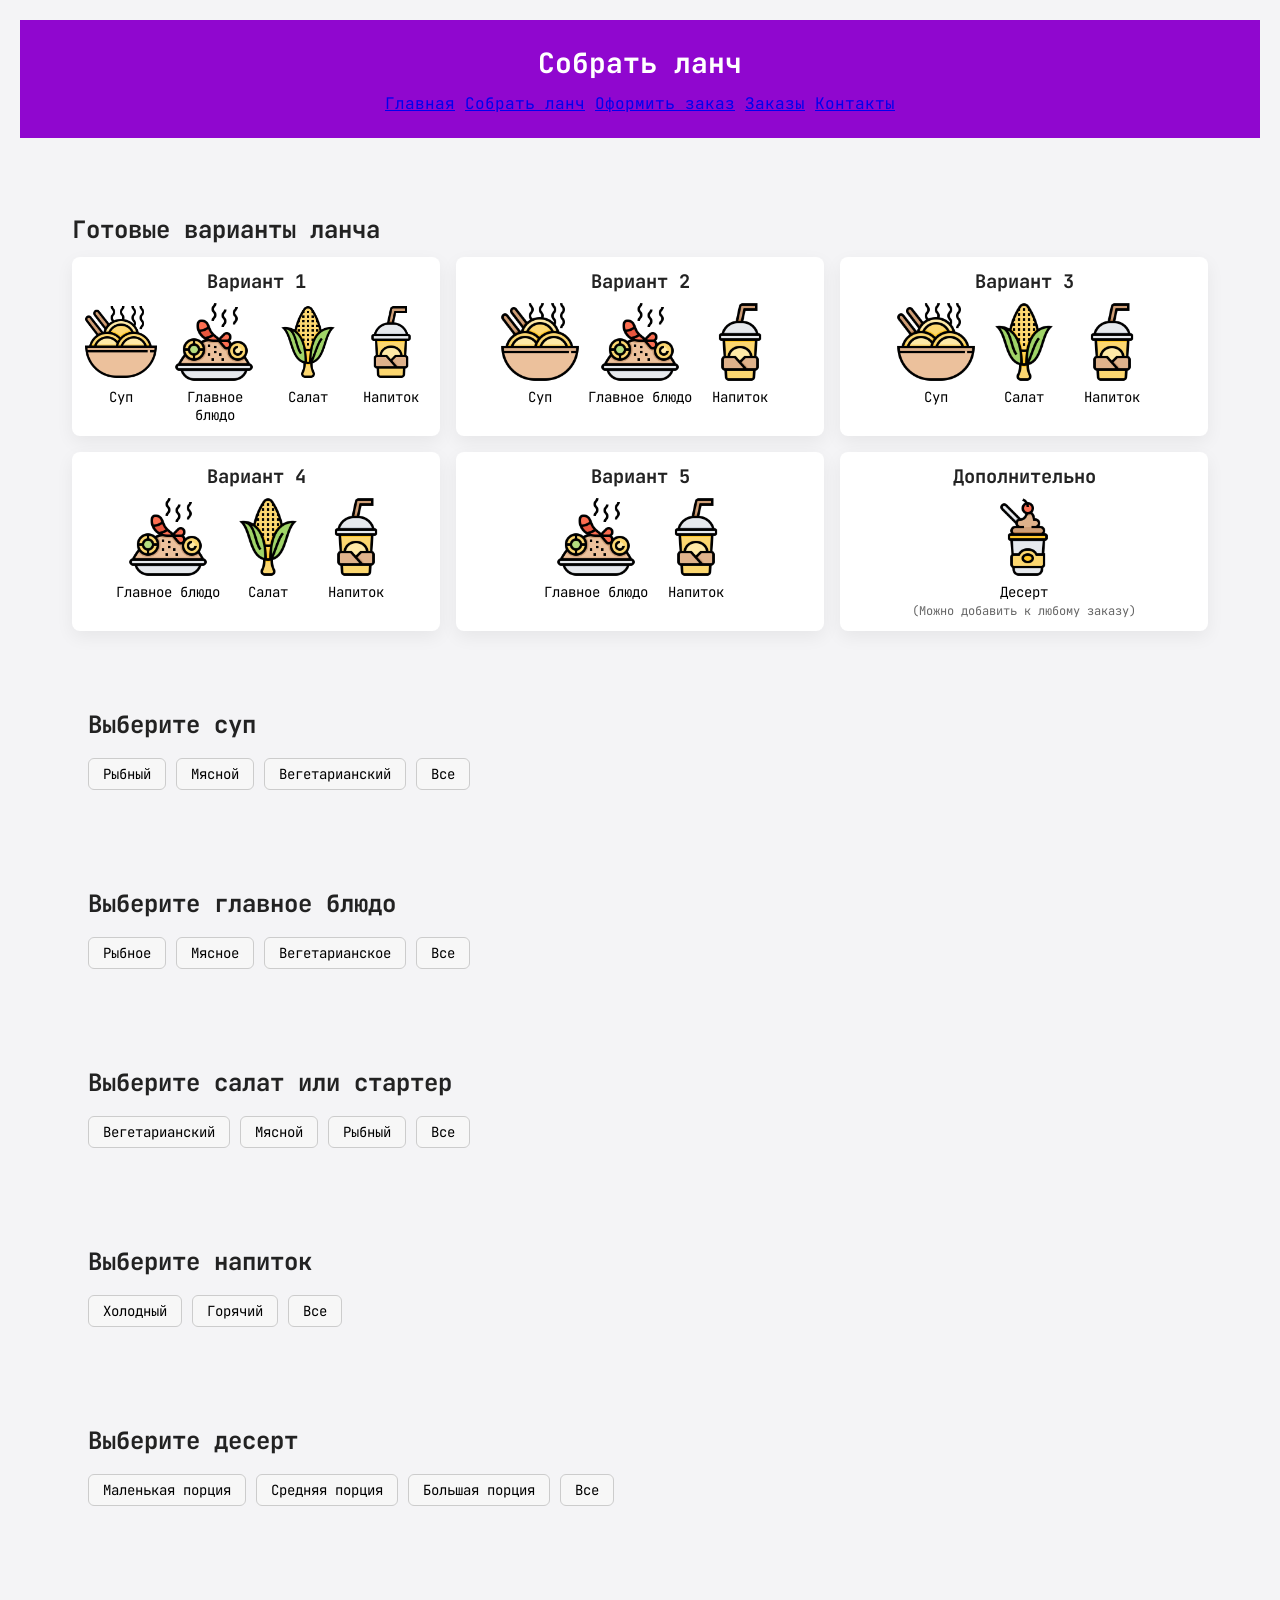
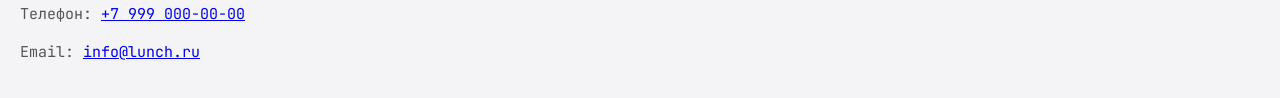
<file: lunch.html>
<!doctype html>
<html lang="ru">
<head>
  <meta charset="utf-8">
  <meta name="viewport" content="width=device-width, initial-scale=1">
  <title>Собрать ланч</title>

  <link rel="stylesheet" href="style.css">
  <link rel="stylesheet" href="lunch.css">
</head>
<body>
  <div>
    <header>
      <h1 class="site-title">Собрать ланч</h1>

      <nav class="main-nav">
        <a href="landing.html">Главная</a>
        <a href="lunch.html" id="active">Собрать ланч</a>
        <a href="order.html">Оформить заказ</a>

        <a href="orders.html">Заказы</a>
        <a href="landing.html#contacts">Контакты</a>
      </nav>
    </header>


    <main>
      <section class="variants-section">
        <h2>Готовые варианты ланча</h2>
      
        <div class="variants-grid">
          <article class="variant-card" data-variant="1">
            <h3>Вариант 1</h3>
            <div class="variant-items">
              <div class="dish"><img src="./src/icons/soup.png" alt="Суп"><span>Суп</span></div>
              <div class="dish"><img src="./src/icons/main.png" alt="Главное блюдо"><span>Главное блюдо</span></div>
              <div class="dish"><img src="./src/icons/salad.png" alt="Салат"><span>Салат</span></div>
              <div class="dish"><img src="./src/icons/drink.png" alt="Напиток"><span>Напиток</span></div>
            </div>
          </article>
      
          <article class="variant-card" data-variant="2">
            <h3>Вариант 2</h3>
            <div class="variant-items">
              <div class="dish"><img src="./src/icons/soup.png" alt="Суп"><span>Суп</span></div>
              <div class="dish"><img src="./src/icons/main.png" alt="Главное блюдо"><span>Главное блюдо</span></div>
              <div class="dish"><img src="./src/icons/drink.png" alt="Напиток"><span>Напиток</span></div>
            </div>
          </article>
      
          <article class="variant-card" data-variant="3">
            <h3>Вариант 3</h3>
            <div class="variant-items">
              <div class="dish"><img src="./src/icons/soup.png" alt="Суп"><span>Суп</span></div>
              <div class="dish"><img src="./src/icons/salad.png" alt="Салат"><span>Салат</span></div>
              <div class="dish"><img src="./src/icons/drink.png" alt="Напиток"><span>Напиток</span></div>
            </div>
          </article>
      
          <article class="variant-card" data-variant="4">
            <h3>Вариант 4</h3>
            <div class="variant-items">
              <div class="dish"><img src="./src/icons/main.png" alt="Главное блюдо"><span>Главное блюдо</span></div>
              <div class="dish"><img src="./src/icons/salad.png" alt="Салат"><span>Салат</span></div>
              <div class="dish"><img src="./src/icons/drink.png" alt="Напиток"><span>Напиток</span></div>
            </div>
          </article>
      
          <article class="variant-card" data-variant="5">
            <h3>Вариант 5</h3>
            <div class="variant-items">
              <div class="dish"><img src="./src/icons/main.png" alt="Главное блюдо"><span>Главное блюдо</span></div>
              <div class="dish"><img src="./src/icons/drink.png" alt="Напиток"><span>Напиток</span></div>
            </div>
          </article>

          <article class="variant-card dessert-card">
            <h3>Дополнительно</h3>
            <div class="variant-items">
              <div class="dish dessert-note">
                <img src="./src/icons/desert.png" alt="Десерт">
                <span>Десерт</span>
                <small>(Можно добавить к любому заказу)</small>
              </div>
            </div>
          </article>
          
          </div>
        </section>

      
      <section class="product-section" data-category="soup">
        <h2>Выберите суп</h2>
      
        <div class="filters">
          <button class="filter-btn" data-kind="fish">Рыбный</button>
          <button class="filter-btn" data-kind="meat">Мясной</button>
          <button class="filter-btn" data-kind="veg">Вегетарианский</button>
          <button class="filter-btn" data-kind="all">Все</button>
        </div>
      
        <div class="products-grid"></div>
      </section>
      
      
      <section class="product-section" data-category="main-course">
        <h2>Выберите главное блюдо</h2>
      
        <div class="filters">
          <button class="filter-btn" data-kind="fish">Рыбное</button>
          <button class="filter-btn" data-kind="meat">Мясное</button>
          <button class="filter-btn" data-kind="veg">Вегетарианское</button>
          <button class="filter-btn" data-kind="all">Все</button>
        </div>
      
        <div class="products-grid"></div>
      </section>
      

      <section class="product-section" data-category="salad">
        <h2>Выберите салат или стартер</h2>
      
        <div class="filters">
          <button class="filter-btn" data-kind="veg">Вегетарианский</button>
          <button class="filter-btn" data-kind="meat">Мясной</button>
          <button class="filter-btn" data-kind="fish">Рыбный</button>
          <button class="filter-btn" data-kind="all">Все</button>
        </div>
      
        <div class="products-grid"></div>
      </section>
      

      <section class="product-section" data-category="drink">
        <h2>Выберите напиток</h2>
      
        <div class="filters">
          <button class="filter-btn" data-kind="cold">Холодный</button>
          <button class="filter-btn" data-kind="hot">Горячий</button>
          <button class="filter-btn" data-kind="all">Все</button>
        </div>
      
        <div class="products-grid"></div>
      </section>
      
      
      <section class="product-section" data-category="dessert">
        <h2>Выберите десерт</h2>
      
        <div class="filters">
          <button class="filter-btn" data-kind="small">Маленькая порция</button>
          <button class="filter-btn" data-kind="medium">Средняя порция</button>
          <button class="filter-btn" data-kind="large">Большая порция</button>
          <button class="filter-btn" data-kind="all">Все</button>
        </div>
      
        <div class="products-grid"></div>
      </section>
      
    </main>
    

    <footer id="contacts">
      <p>Телефон: <a href="tel:+79990000000">+7 999 000-00-00</a></p>
      <p>Email: <a href="mailto:info@lunch.ru">info@lunch.ru</a></p>
  </footer>
  </div>
  <script src="./scripts/storage.js"></script>
  <script src="./scripts/render.js"></script>
  <script src="./scripts/filters.js"></script>
  <script src="./scripts/lunch-order-panel.js"></script>
</body>
</html>
</file>
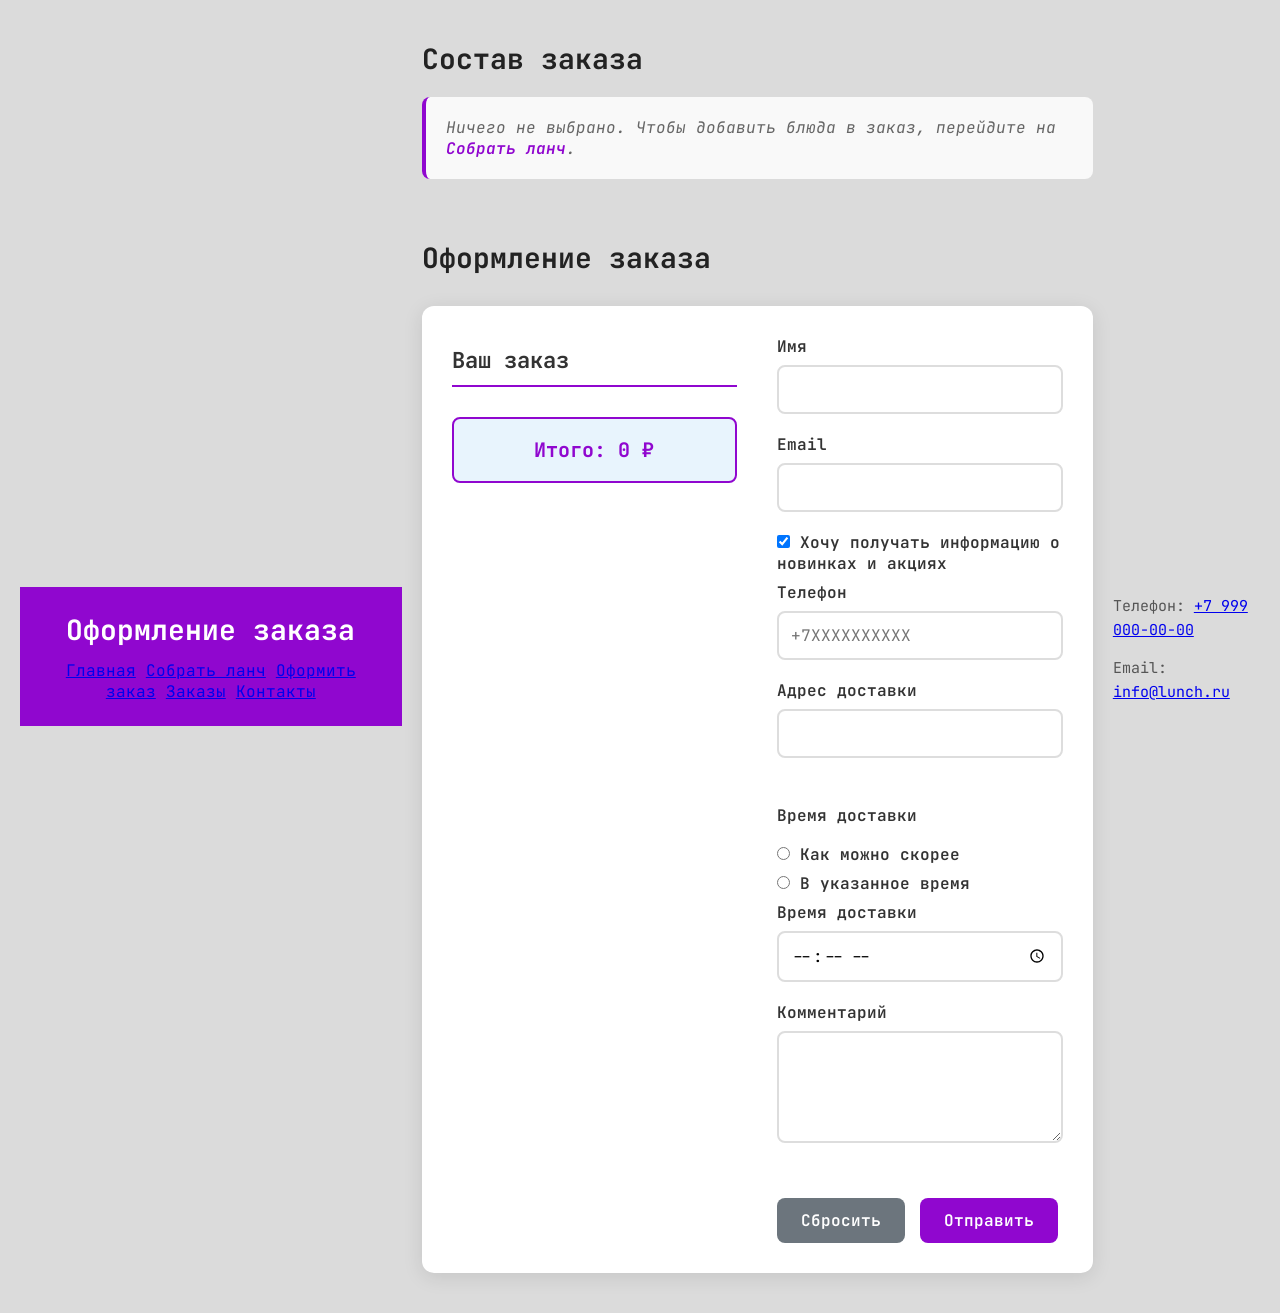
<file: order.html>
<!doctype html>
<html lang="ru">
<head>
    <meta charset="utf-8">
    <title>Оформить заказ</title>
    <meta name="viewport" content="width=device-width, initial-scale=1">

    <link rel="stylesheet" href="style.css">
    <link rel="stylesheet" href="lunch.css">
    <link rel="stylesheet" href="order.css">
</head>
<body>

<header>
    <h1 class="site-title">Оформление заказа</h1>

    <nav class="main-nav">
        <a href="landing.html">Главная</a>
        <a href="lunch.html">Собрать ланч</a>
        <a href="order.html" id="active">Оформить заказ</a>
        <a href="orders.html">Заказы</a>
        <a href="landing.html#contacts">Контакты</a>
    </nav>
</header>

<main class="order-page">

    <!-- ================= СОСТАВ ЗАКАЗА ================= -->
    <section class="order-content">
        <h2>Состав заказа</h2>

        <div id="order-empty" class="selected-empty">
            Ничего не выбрано.
            Чтобы добавить блюда в заказ, перейдите на
            <a href="lunch.html">Собрать ланч</a>.
        </div>

        <div id="order-items" class="products-grid"></div>
    </section>

    <!-- ================= ОФОРМЛЕНИЕ ЗАКАЗА ================= -->
    <section class="order-form-section">
        <h2>Оформление заказа</h2>

        <form class="order-form">

            <!-- Левая колонка -->
            <div class="order-column">
                <h3>Ваш заказ</h3>

                <div id="selected-soup" class="selected-block">
                    <h4>Суп</h4>
                    <span>Не выбран</span>
                </div>

                <div id="selected-main-course" class="selected-block">
                    <h4>Главное блюдо</h4>
                    <span>Не выбрано</span>
                </div>

                <div id="selected-salad" class="selected-block">
                    <h4>Салат / стартер</h4>
                    <span>Не выбран</span>
                </div>

                <div id="selected-drink" class="selected-block">
                    <h4>Напиток</h4>
                    <span>Не выбран</span>
                </div>

                <div id="selected-dessert" class="selected-block">
                    <h4>Десерт</h4>
                    <span>Не выбран</span>
                </div>

                <p class="total-price">
                    Итого: <span id="total">0</span> ₽
                </p>
            </div>

            <!-- Правая колонка -->
            <div class="order-column">

                <label for="full_name">Имя</label>
                <input id="full_name" name="full_name" type="text" required>

                <label for="email">Email</label>
                <input id="email" name="email" type="email" required>

                <label class="checkbox-label">
                    <input type="checkbox" name="subscribe" value="1" checked>
                    Хочу получать информацию о новинках и акциях
                </label>

                <label for="phone">Телефон</label>
                <input
                    id="phone"
                    name="phone"
                    type="tel"
                    required
                    pattern="^\+7\d{10}$"
                    placeholder="+7XXXXXXXXXX"
                >

                <label for="delivery_address">Адрес доставки</label>
                <input id="delivery_address" name="delivery_address" type="text" required>

                <p class="radio-title">Время доставки</p>

                <label class="radio-row">
                    <input type="radio" name="delivery_type" value="now" required>
                    Как можно скорее
                </label>

                <label class="radio-row">
                    <input type="radio" name="delivery_type" value="by_time">
                    В указанное время
                </label>

                <label for="delivery_time">Время доставки</label>
                <input
                    id="delivery_time"
                    name="delivery_time"
                    type="time"
                    min="07:00"
                    max="23:00"
                    step="300"
                >

                <label for="comment">Комментарий</label>
                <textarea id="comment" name="comment" rows="4"></textarea>

                <div class="form-buttons">
                    <button type="reset" class="btn-reset">Сбросить</button>
                    <button type="submit" class="btn-submit">Отправить</button>
                </div>
            </div>
        </form>
    </section>

</main>

<footer id="contacts">
    <p>Телефон: <a href="tel:+79990000000">+7 999 000-00-00</a></p>
    <p>Email: <a href="mailto:info@lunch.ru">info@lunch.ru</a></p>
</footer>


<!-- ===== Скрипты ===== -->
<script src="./scripts/storage.js"></script>
<script src="./scripts/render.js"></script>
<script src="./scripts/order.js"></script>

</body>
</html>
</file>
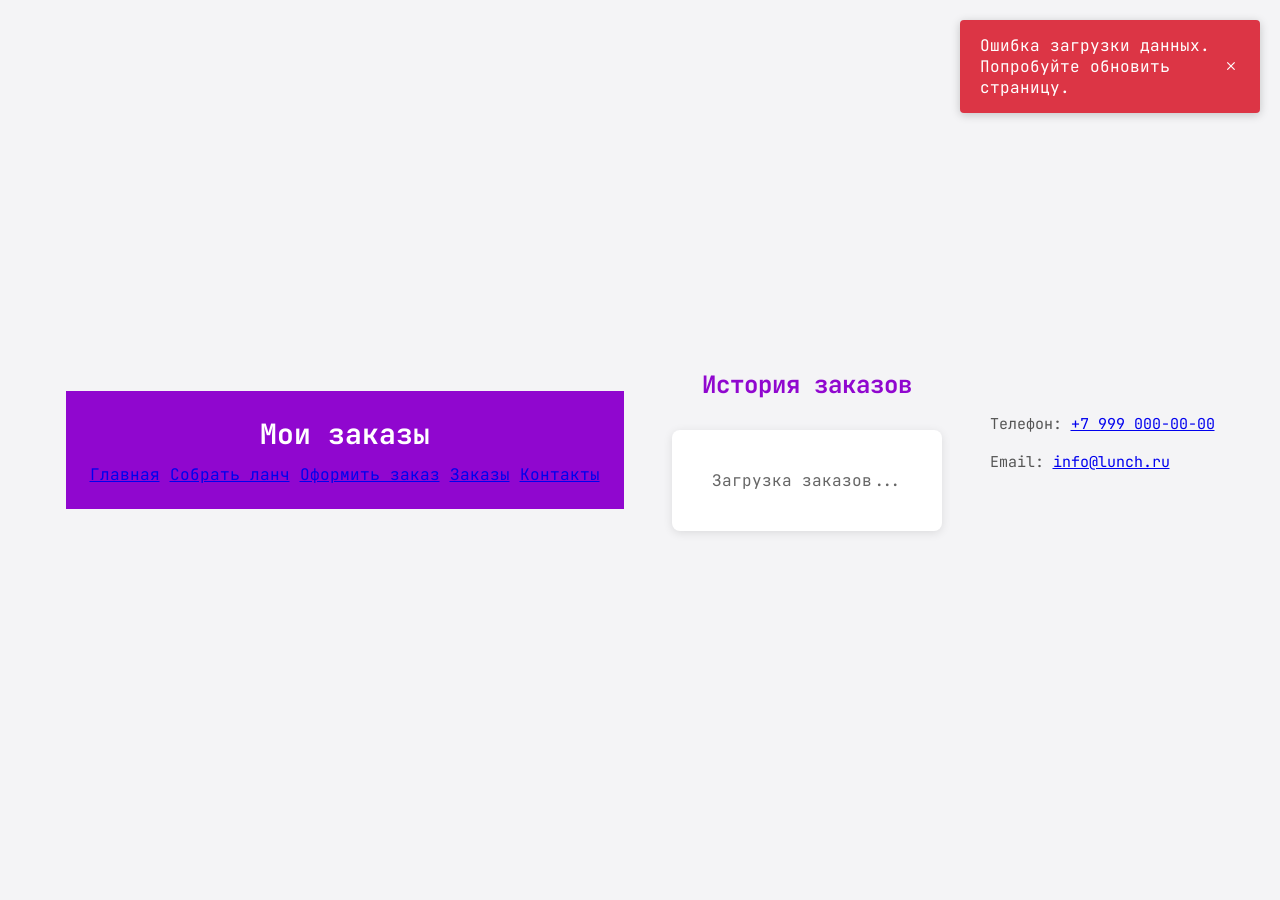
<file: orders.html>
<!DOCTYPE html>
<html lang="ru">
<head>
    <meta charset="UTF-8">
    <meta name="viewport" content="width=device-width, initial-scale=1.0">
    <title>Мои заказы</title>
    
    <link rel="stylesheet" href="style.css">
    <link rel="stylesheet" href="orders.css">
    <link href="https://cdn.jsdelivr.net/npm/bootstrap-icons@1.11.0/font/bootstrap-icons.css" rel="stylesheet">
</head>
<body>

<header>
    <h1>Мои заказы</h1>

    <nav>
        <a href="landing.html">Главная</a>
        <a href="lunch.html">Собрать ланч</a>
        <a href="order.html">Оформить заказ</a>
        <a href="orders.html" id="active">Заказы</a>
        <a href="landing.html#contacts">Контакты</a>
    </nav>
</header>

<main>
    <section class="orders-section">
        <h2>История заказов</h2>
        
        <div id="orders-container" class="orders-list">
            <div class="loading">Загрузка заказов...</div>
        </div>
    </section>
</main>

<footer id="contacts">
    <p>Телефон: <a href="tel:+79990000000">+7 999 000-00-00</a></p>
    <p>Email: <a href="mailto:info@lunch.ru">info@lunch.ru</a></p>
</footer>

<!-- Модальное окно просмотра заказа -->
<div id="viewModal" class="modal">
    <div class="modal-content">
        <div class="modal-header">
            <h3>Подробности заказа</h3>
            <button class="close-btn" data-modal="viewModal">
                <i class="bi bi-x-lg"></i>
            </button>
        </div>
        <div class="modal-body" id="viewModalBody">
            <!-- Содержимое заказа -->
        </div>
        <div class="modal-footer">
            <button type="button" class="btn btn-primary" data-modal="viewModal">Ок</button>
        </div>
    </div>
</div>

<!-- Модальное окно редактирования заказа -->
<div id="editModal" class="modal">
    <div class="modal-content">
        <div class="modal-header">
            <h3>Редактирование заказа</h3>
            <button class="close-btn" data-modal="editModal">
                <i class="bi bi-x-lg"></i>
            </button>
        </div>

        <div class="modal-body">
            <!-- Информация о заказе (только для просмотра) -->
            <div class="order-info-section">
                <h4>Информация о заказе</h4>
                <div class="order-detail-item">
                    <span class="detail-label">Состав заказа:</span>
                    <span class="detail-value" id="edit_order_items">Загрузка...</span>
                </div>
                <div class="order-detail-item">
                    <span class="detail-label">Стоимость:</span>
                    <span class="detail-value" id="edit_order_cost">Загрузка...</span>
                </div>
            </div>
            
            <!-- Форма редактирования -->
            <form id="editOrderForm" class="edit-form">
                <div class="form-row">
                    <label for="edit_full_name">Имя:</label>
                    <input type="text" id="edit_full_name" name="full_name" required>
                </div>
                
                <div class="form-row">
                    <label for="edit_email">Email:</label>
                    <input type="email" id="edit_email" name="email" required>
                </div>
                
                <div class="form-row">
                    <label for="edit_phone">Телефон:</label>
                    <input type="tel" id="edit_phone" name="phone" required pattern="^\+7\d{10}$">
                </div>
                
                <div class="form-row">
                    <label for="edit_delivery_address">Адрес доставки:</label>
                    <input type="text" id="edit_delivery_address" name="delivery_address" required>
                </div>
                
                <div class="form-row">
                    <label>Время доставки:</label>
                    <div class="radio-group">
                        <label>
                            <input type="radio" name="edit_delivery_type" value="now">
                            Как можно скорее
                        </label>
                        <label>
                            <input type="radio" name="edit_delivery_type" value="by_time">
                            В указанное время
                        </label>
                    </div>
                </div>
                
                <div class="form-row">
                    <label for="edit_delivery_time">Время доставки:</label>
                    <input type="time" id="edit_delivery_time" name="delivery_time" min="07:00" max="23:00" step="300">
                </div>
                
                <div class="form-row">
                    <label for="edit_comment">Комментарий:</label>
                    <textarea id="edit_comment" name="comment" rows="3"></textarea>
                </div>
            </form>
        </div>
        <div class="modal-footer">
            <button type="button" class="btn btn-secondary" data-modal="editModal">Отмена</button>
            <button type="button" class="btn btn-primary" id="saveEditBtn">Сохранить</button>
        </div>
    </div>
</div>

<!-- Модальное окно подтверждения удаления -->
<div id="deleteModal" class="modal">
    <div class="modal-content">
        <div class="modal-header">
            <h3>Подтверждение удаления</h3>
            <button class="close-btn" data-modal="deleteModal">
                <i class="bi bi-x-lg"></i>
            </button>
        </div>
        <div class="modal-body">
            <p>Вы действительно хотите удалить этот заказ?</p>
            <p class="delete-warning">Это действие нельзя отменить!</p>
        </div>
        <div class="modal-footer">
            <button type="button" class="btn btn-secondary" data-modal="deleteModal">Отмена</button>
            <button type="button" class="btn btn-danger" id="confirmDeleteBtn">Да</button>
        </div>
    </div>
</div>


<!-- Модальное окно для отображения ошибок -->
<div id="errorModal" class="modal">
    <div class="modal-content">
        <div class="modal-header">
            <h3>Ошибка</h3>
            <button class="close-btn" data-modal="errorModal">
                <i class="bi bi-x-lg"></i>
            </button>
        </div>
        <div class="modal-body">
            <p id="errorModalText">Произошла ошибка</p>
        </div>
        <div class="modal-footer">
            <button type="button" class="btn btn-primary" data-modal="errorModal">Ок</button>
        </div>
    </div>
</div>

<!-- Уведомления -->
<div id="notification" class="notification">
    <span id="notificationText"></span>
    <button id="notificationClose" class="notification-close">
        <i class="bi bi-x"></i>
    </button>
</div>

<script src="scripts/orders.js"></script>

</body>
</html>
</file>
<file: style.css>
@import url('https://fonts.googleapis.com/css2?family=JetBrains+Mono:wght@400;600;700&display=swap');

* {
    margin: 0;
    padding: 0;
    box-sizing: border-box;
    font-family: 'JetBrains Mono', monospace;
}

.answer-form {
    display: flex;
    gap: 12px;
    justify-content: center;
    margin-top: 20px;
}

.answer-form input {
    padding: 12px;
    font-size: 18px;
    border-radius: 10px;
    border: 2px solid #ccc;
    width: 200px;
    text-align: center;
}

.answer-form input:focus {
    outline: none;
    border-color: #9007cf;
}


body {
    background: #f4f4f6;
    min-height: 100vh;
    display: flex;
    justify-content: center;
    align-items: center;
    padding: 20px;
    color: #222;
}

.game-container {
    background: #fff;
    border-radius: 16px;
    width: 100%;
    max-width: 820px;
    box-shadow: 0 10px 25px rgba(0,0,0,0.08);
    overflow: hidden;
}

/* ---------- HEADER ---------- */

header {
    background: #9007cf;
    color: #fff;
    padding: 24px;
    text-align: center;
}

h1 {
    font-size: 28px;
    margin-bottom: 12px;
}

.game-info {
    background: rgba(255,255,255,0.15);
    border-radius: 10px;
    padding: 14px;
}

.stats {
    display: flex;
    justify-content: space-between;
    flex-wrap: wrap;
}

.stat {
    display: flex;
    flex-direction: column;
    align-items: center;
    min-width: 120px;
}

.stat-label {
    font-size: 13px;
    opacity: 0.9;
    margin-bottom: 4px;
}

.stat-value {
    font-size: 20px;
    font-weight: 700;
}

.correct {
    color: #e8ffea;
}

.incorrect {
    color: #ffd6d6;
}

/* ---------- MAIN ---------- */

main {
    padding: 28px;
}

.screen {
    display: none;
    flex-direction: column;
    align-items: center;
    text-align: center;
}

.screen.active {
    display: flex;
}

h2 {
    color: #222;
    margin-bottom: 18px;
    font-size: 24px;
}

p {
    color: #555;
    font-size: 15px;
    line-height: 1.6;
    margin-bottom: 14px;
}

/* ---------- LEVEL INFO ---------- */

.level-description {
    background: #f6f6f8;
    border-radius: 12px;
    padding: 18px;
    margin: 20px 0;
    width: 100%;
    text-align: left;
}

.level-description h3 {
    margin-bottom: 10px;
    color: #9007cf;
}

.level-description li {
    margin-bottom: 6px;
    font-size: 14px;
}

/* ---------- QUESTION ---------- */

.question-container {
    background: #f6f6f8;
    border-radius: 14px;
    padding: 26px;
    width: 100%;
    margin-bottom: 18px;
}

#question-text {
    font-size: 26px;
    font-weight: 600;
    margin-bottom: 24px;
}

/* ---------- OPTIONS ---------- */

.options-container {
    display: grid;
    grid-template-columns: repeat(2, 1fr);
    gap: 14px;
}

.option {
    background: #fff;
    border: 2px solid #ddd;
    border-radius: 10px;
    padding: 14px;
    font-size: 18px;
    cursor: pointer;
    transition: 0.2s;
}

.option:hover {
    border-color: #9007cf;
    background: #f3e9fb;
}

.option.correct-answer {
    background: #e9f8ee;
    border-color: #4CAF50;
    color: #2e7d32;
}

.option.wrong-answer {
    background: #fdeaea;
    border-color: #F44336;
    color: #c62828;
}

/* ---------- FEEDBACK ---------- */

.feedback {
    min-height: 50px;
    margin: 16px 0;
    padding: 12px;
    border-radius: 10px;
    width: 100%;
    font-weight: 600;
}

.feedback.correct {
    background: #e9f8ee;
    color: #2e7d32;
}

.feedback.incorrect {
    background: #fdeaea;
    color: #c62828;
}

/* ---------- BUTTONS ---------- */

.btn {
    padding: 12px 26px;
    font-size: 15px;
    border-radius: 10px;
    border: none;
    cursor: pointer;
    font-weight: 600;
    transition: 0.2s;
    min-width: 180px;
}

.btn-primary {
    background: #9007cf;
    color: #fff;
}

.btn-primary:hover {
    background: #7a05b2;
}

.btn-secondary {
    background: #ddd;
}

.btn-secondary:hover {
    background: #ccc;
}

.btn-danger {
    background: #f44336;
    color: #fff;
}

.btn-danger:hover {
    background: #d32f2f;
}

/* ---------- RESULT ---------- */

.result-content,
.congratulations,
.final-stats {
    background: #f6f6f8;
    border-radius: 14px;
    padding: 24px;
    width: 100%;
    margin-bottom: 18px;
}

.score-display {
    display: flex;
    justify-content: space-around;
    flex-wrap: wrap;
}

.score-value,
.percentage-value {
    font-size: 36px;
    font-weight: 700;
    color: #9007cf;
}

.level-up-message {
    background: #efe3f7;
    color: #4a0072;
    padding: 14px;
    border-radius: 10px;
    margin: 18px 0;
    font-size: 16px;
}


@media (max-width: 768px) {
    .options-container {
        grid-template-columns: 1fr;
    }

    .btn {
        width: 100%;
        margin: 6px 0;
    }
}
</file>
<file: lunch.css>
.variant-items .dish span {
  font-size: 14px;
  font-weight: normal;
  color: #000;
}

.variant-items .dish.dessert-note small {
  font-size: 12px;
  color: #666;
  margin-top: 2px;
  display: block;
  text-align: center;
}


.variant-card h3 {
  text-align: center;
}


.variants-section {
  padding: 24px;
  margin: 24px 0;
}
.variants-section h2 {
  margin-bottom: 12px;
}

.variants-grid {
  display: grid;
  grid-template-columns: repeat(3, 1fr);
  gap: 16px;
}

.variant-card {
  background: #fff;
  border-radius: 8px;
  padding: 12px;
  box-shadow: 0 6px 18px rgba(0,0,0,0.06);
  display: flex;
  flex-direction: column;
  gap: 8px;
}

.variant-items {
  display: flex;
  flex-direction: row;
  justify-content: center; 
  gap: 8px;
}

.variant-items .dish {
  display: flex;
  flex-direction: column;
  align-items: center;
  text-align: center;
  font-size: 14px;
}

.variant-items .dish img {
  width: 100%;
  max-width: 120px;
  height: 80px;
  object-fit: contain;
  border-radius: 6px;
  transition: transform 180ms ease;
  will-change: transform;
  margin-bottom: 6px;
}

.variant-items .dish img:hover {
  transform: translateY(-6px) scale(1.05);
}

.dessert-note img {
  width: 100%;
  max-width: 120px;
  height: 80px;
  object-fit: contain;
  border-radius: 6px;
  transition: transform 180ms ease;
  will-change: transform;
  margin-bottom: 6px;
}

.dessert-note img:hover{
  transform: translateY(-6px) scale(1.05);
}

.variant-items .dessert-note {
  font-size: 12px;
  color: #666;
}

@media (max-width: 900px) {
  .variants-grid {
    grid-template-columns: repeat(2, 1fr);
  }
}
@media (max-width: 600px) {
  .variants-grid {
    grid-template-columns: 1fr;
  }
}

/* затемнение фона */
.notification-overlay {
  position: fixed;
  inset: 0;
  background: rgba(0, 0, 0, 0.4);
  z-index: 10000;

  display: flex;
  align-items: center;
  justify-content: center;
}

/* окно уведомления */
.notification {
  background: #fff;
  padding: 20px 22px;
  border-radius: 10px;
  box-shadow: 0 14px 40px rgba(0,0,0,0.25);
  max-width: 420px;
  width: 90%;
  text-align: center;
}

/* иконка */
.notification img {
  width: 80px;
  height: 80px;
  object-fit: contain;
  display: block;
  margin: 0 auto 12px;
}

/* текст */
.notification p {
  margin: 0 0 16px;
  color: #444;
  font-size: 16px;
}

/* кнопка */
.notification button {
  display: inline-block;
  padding: 8px 18px;
  border-radius: 8px;
  border: 2px solid #9007cf;
  background: #9007cf;
  color: #fff;
  cursor: pointer;
  font-weight: 600;
  transition: background-color 150ms, color 150ms;
}

/* hover */
.notification button:hover {
  background: #fff;
  color: #9007cf;
}





.filters {
  display: flex;
  gap: 10px;
  margin: 15px 0 20px;
  flex-wrap: wrap;
}

.filter-btn {
  padding: 6px 14px;
  border: 1px solid #ccc;
  background: #f7f7f7;
  border-radius: 6px;
  cursor: pointer;
  font-size: 14px;
  transition: 0.2s;
}

.filter-btn:hover {
  background: #eaeaea;
}

.filter-btn.active {
  background: #9007cf;
  color: white;
  border-color: #9007cf;
  font-weight: bold;
}



.selected-block {
  display: none;
}

.selected-empty {
  font-style: italic;
  color: #666;
  margin-bottom: 15px;
}



.product-section {
    padding: 30px 40px;
    background: transparent;
    margin-bottom: 18px;
  }
  
.products-grid {
    display:grid;
    grid-template-columns: repeat(3, 1fr);
    gap: 10px;
}

.product-card {
    display:flex;
    flex-direction:column;

    justify-content: space-between;
    min-height: 380px;

    padding: 30px 40px;
    border-radius: 35px;
    cursor: pointer;
    filter: drop-shadow(17px 19px 24px rgba(0,0,0,0.13));
    background: white;  
}

.product-card:hover {
    border: 2px solid;
    border-color: #9007cf;
}

.product-card img {
    width:100%;
    height: auto;
    display:block;
    border-radius: 35px;
}

.product-card .price {
    font-size: 24px;
    font-weight:700;
}


.product-card .name {
    font-size: 20px;
    line-height:1.2;
}


.product-card .weight {
    color: gray;
}

.product-card .btn {
    background:#f1eee9;
    margin-top: 10px;
    padding: 10px 30px;
    border-radius: 10px;
    cursor: pointer;
}


.product-card:hover .btn {
    background: #aaaaaa;
}


.product-card.selected {
  border: 2px solid;
  border-color: #9007cf;
}

.product-card.selected .btn {
  background: #aaaaaa;
}


.order-section {
    padding: 40px 20px;
    max-width: 1200px;
    margin: 0 auto;
  }
  
  .order-title {
    font-size: 28px;
    margin-bottom: 25px;
  }
  
  .order-form {
    display: grid;
    grid-template-columns: 1fr 1fr;
    gap: 40px;
  }
  
  .order-column h3 {
    font-size: 22px;
    margin-top: 10px;
    margin-bottom: 10px;
  }
  
  .order-column label {
    display: block;
    margin-bottom: 6px;
    font-size: 16px;
  }
  
  .order-column select,
  .order-column input,
  .order-column textarea {
    padding: 10px;
    font-size: 16px;
    margin-bottom: 20px;
    border-radius: 6px;
    border: 1px solid #ccc;
  }
  
  .checkbox-label {
    display: grid;
    align-items: start;
    gap: 10px;
    margin-bottom: 20px;
    font-size: 16px;
  }
  
  .radio-title {
    font-size: 16px;
    margin: 20px 0 10px 0;
  }

  .radio-row {
    display: flex;
    align-items: center;
    gap: 10px;
    margin-bottom: 10px;
  }
  
  .radio-row input[type="radio"] {
    margin: 10px 0;
  }
  
  

  .form-buttons {
    margin-top: 20px;
    display: flex;
    gap: 15px;
  }
  
  .btn-reset,
  .btn-submit {
    padding: 12px 20px;
    font-size: 16px;
    border-radius: 6px;
    cursor: pointer;
    border: none;
  }
  
  .btn-reset {
    background: #ddd;
  }
  
  .btn-submit {
    background: #9007cf;
    color: white;
  }

  .constraint {
    font-style: italic;
    font-size: 12px;
  }



@media (max-width: 800px){
    .products-grid { grid-template-columns: repeat(2,1fr); }

    nav {
        justify-content: space-between;
    }
}


@media (max-width: 600px){
    header h1 {
        text-align: center;
    }
    nav {
        flex-direction: column;
        align-items: center;
    }
    nav a { font-size: 22px; }

    .product-section h2 { text-align:center; }

    .products-grid { grid-template-columns: 1fr; }

}

/* ===== Панель перехода к оформлению заказа ===== */
.go-to-order-panel {
    position: sticky;
    bottom: 0;
    background: #fff;
    display: none;
    justify-content: space-between;
    align-items: center;
    padding: 1rem;
    border-top: 1px solid #ccc;
    z-index: 100;
    box-shadow: 0 -2px 10px rgba(0,0,0,0.1);
}

.go-to-order-panel span {
    font-size: 18px;
    font-weight: 600;
}

.go-to-order-panel .btn-go-to-order {
    background: #9007cf;
    color: white;
    padding: 10px 20px;
    text-decoration: none;
    border-radius: 8px;
    font-weight: 600;
    transition: background-color 150ms;
}

.go-to-order-panel .btn-go-to-order:hover:not(.disabled) {
    background: #7605a8;
}

.go-to-order-panel .btn-go-to-order.disabled {
    background: #ccc;
    cursor: not-allowed;
    pointer-events: none;
}
</file>
<file: order.css>
/* ===== Страница оформления заказа ===== */
body {
    background-color: #dbdbdb;
}

.order-page {
    max-width: 1200px;
    margin: 0 auto;
    padding: 20px;
    background-color: #dbdbdb;
}

.order-content {
    margin-bottom: 40px;
}

.order-content h2 {
    margin-bottom: 20px;
    font-size: 28px;
}

.selected-empty {
    font-style: italic;
    color: #666;
    margin-bottom: 20px;
    padding: 20px;
    background: #f9f9f9;
    border-radius: 8px;
    border-left: 4px solid #9007cf;
}

.selected-empty a {
    color: #9007cf;
    text-decoration: none;
    font-weight: 600;
}

.selected-empty a:hover {
    text-decoration: underline;
}

#order-items {
    margin-top: 20px;
}

.order-item {
    padding: 15px;
    margin-bottom: 10px;
    background: #f5f5f5;
    border-radius: 8px;
    border-left: 4px solid #ccc;
    font-style: italic;
    color: #666;
}

.product-card {
    position: relative;
}

.product-card .remove-btn {
    position: absolute;
    top: 10px;
    right: 10px;
    background: #dc3545;
    color: white;
    border: none;
    padding: 8px 12px;
    border-radius: 4px;
    cursor: pointer;
    font-size: 14px;
    transition: background-color 150ms;
}

.product-card .remove-btn:hover {
    background: #c82333;
}

.dish-image {
    width: 100%;
    height: 200px;
    object-fit: cover;
    border-radius: 8px;
    margin-bottom: 10px;
}

.order-form-section h2 {
    margin-bottom: 30px;
    font-size: 28px;
}

.order-form {
    display: grid;
    grid-template-columns: 1fr 1fr;
    gap: 40px;
    background: white;
    padding: 30px;
    border-radius: 12px;
    box-shadow: 0 4px 20px rgba(0,0,0,0.1);
}

.order-column h3 {
    font-size: 22px;
    margin-bottom: 20px;
    color: #333;
    border-bottom: 2px solid #9007cf;
    padding-bottom: 10px;
}

.selected-block {
    margin-bottom: 20px;
    padding: 15px;
    background: #f8f9fa;
    border-radius: 8px;
    border-left: 4px solid #9007cf;
}

.selected-block h4 {
    font-size: 16px;
    margin-bottom: 8px;
    color: #555;
    font-weight: 600;
}

.selected-block span {
    font-size: 16px;
    color: #333;
}

.total-price {
    margin-top: 30px;
    padding: 15px;
    background: #e8f4fd;
    border-radius: 8px;
    text-align: center;
    font-size: 20px;
    font-weight: bold;
    color: #9007cf;
    border: 2px solid #9007cf;
}

.order-column label {
    display: block;
    margin-bottom: 8px;
    font-size: 16px;
    font-weight: 600;
    color: #333;
}

.order-column input,
.order-column textarea {
    width: 100%;
    padding: 12px;
    margin-bottom: 20px;
    border: 2px solid #ddd;
    border-radius: 8px;
    font-size: 16px;
    transition: border-color 150ms;
}

.order-column input:focus,
.order-column textarea:focus {
    outline: none;
    border-color: #9007cf;
}

.checkbox-label {
    display: flex;
    align-items: center;
    gap: 10px;
    margin-bottom: 20px;
    font-size: 16px;
}

.checkbox-label input[type="checkbox"] {
    width: auto;
    margin: 0;
}

.radio-title {
    font-size: 16px;
    font-weight: 600;
    margin: 25px 0 15px 0;
    color: #333;
}

.radio-row {
    display: flex;
    align-items: center;
    gap: 10px;
    margin-bottom: 12px;
}

.radio-row input[type="radio"] {
    width: auto;
    margin: 0;
}

.form-buttons {
    margin-top: 30px;
    display: flex;
    gap: 15px;
}

.btn-reset,
.btn-submit {
    padding: 12px 24px;
    font-size: 16px;
    border-radius: 8px;
    cursor: pointer;
    border: none;
    font-weight: 600;
    transition: all 150ms;
}

.btn-reset {
    background: #6c757d;
    color: white;
}

.btn-reset:hover {
    background: #5a6268;
}

.btn-submit {
    background: #9007cf;
    color: white;
}

.btn-submit:hover {
    background: #7605a8;
    transform: translateY(-1px);
}

@media (max-width: 768px) {
    .order-form {
        grid-template-columns: 1fr;
        gap: 30px;
        padding: 20px;
    }
    
    .order-page {
        padding: 10px;
    }
    
    .form-buttons {
        flex-direction: column;
    }
    
    .btn-reset,
    .btn-submit {
        width: 100%;
    }
}
</file>
<file: orders.css>
/* Основные стили страницы заказов */
.orders-section {
    max-width: 1200px;
    margin: 0 auto;
    padding: 20px;
}

.orders-section h2 {
    text-align: center;
    margin-bottom: 30px;
    color: #9007cf;
}

/* Определение цветовой палитры на основе #9007cf */
:root {
    --primary-color: #9007cf;
    --primary-dark: #7a06b0;
    --primary-light: #b347e5;
    --primary-bg: rgba(144, 7, 207, 0.1);
    --secondary-color: #6c757d;
    --success-color: #28a745;
    --danger-color: #dc3545;
    --warning-color: #ffc107;
    --text-color: #333;
    --text-muted: #666;
    --border-color: #eee;
    --background-color: #f8f9fa;
}

/* Список заказов */
.orders-list {
    background: white;
    border-radius: 8px;
    box-shadow: 0 2px 10px rgba(0,0,0,0.1);
    overflow: hidden;
}

.loading {
    padding: 40px;
    text-align: center;
    color: #666;
}

.empty-orders {
    padding: 40px;
    text-align: center;
    color: #666;
}

/* Карточка заказа */
.order-card {
    border-bottom: 1px solid #eee;
    padding: 20px;
    transition: background-color 0.2s;
}

.order-card:hover {
    background-color: #f8f9fa;
}

.order-card:last-child {
    border-bottom: none;
}

.order-header {
    display: flex;
    justify-content: space-between;
    align-items: center;
    margin-bottom: 15px;
}


.order-number {
    font-weight: bold;
    color: #9007cf;
}

.order-date {
    color: #666;
    font-size: 0.9em;
}

.order-details {
    display: grid;
    grid-template-columns: 2fr 1fr 1fr 1fr;
    gap: 20px;
    align-items: center;
}

.order-items {
    color: #333;
}

.order-cost {
    font-weight: bold;
    color: black;
}

.order-delivery-time {
    color: #666;
    font-size: 0.9em;
}

.order-actions {
    display: flex;
    gap: 10px;
    justify-content: flex-end;
}

/* Кнопки действий */
.btn-icon {
    background: none;
    border: none;
    padding: 8px 12px;
    border-radius: 4px;
    cursor: pointer;
    transition: all 0.2s;
    display: flex;
    align-items: center;
    gap: 5px;
    font-size: 0.9em;
}


.btn-info {
    color: #9007cf;
    border: 1px solid #9007cf;
}

.btn-info:hover {
    background-color: #9007cf;
    color: white;
}

.btn-edit {
    color: #2874a7;
    border: 1px solid #2874a7;
}

.btn-edit:hover {
    background-color: #1c5a83;
    color: white;
}

.btn-delete {
    color: #dc3545;
    border: 1px solid #dc3545;
}

.btn-delete:hover {
    background-color: #dc3545;
    color: white;
}

/* Модальные окна */
.modal {
    display: none;
    position: fixed;
    z-index: 1000;
    left: 0;
    top: 0;
    width: 100%;
    height: 100%;
    background-color: rgba(0,0,0,0.5);
    backdrop-filter: blur(3px);
}

.modal.active {
    display: flex;
    align-items: center;
    justify-content: center;
}

.modal-content {
    background-color: white;
    border-radius: 8px;
    max-width: 600px;
    width: 90%;
    max-height: 80vh;
    overflow-y: auto;
    position: relative;
    animation: modalSlideIn 0.3s ease-out;
}

@keyframes modalSlideIn {
    from {
        transform: translateY(-50px);
        opacity: 0;
    }
    to {
        transform: translateY(0);
        opacity: 1;
    }
}

.modal-header {
    padding: 20px;
    border-bottom: 1px solid #eee;
    display: flex;
    justify-content: space-between;
    align-items: center;
}

.modal-header h3 {
    margin: 0;
    color: #333;
}

.close-btn {
    background: none;
    border: none;
    font-size: 24px;
    cursor: pointer;
    color: #666;
    padding: 5px;
    border-radius: 50%;
    transition: all 0.2s;
}

.close-btn:hover {
    background-color: #f0f0f0;
    color: #333;
}

.modal-body {
    padding: 20px;
}

.modal-footer {
    padding: 20px;
    border-top: 1px solid #eee;
    display: flex;
    justify-content: flex-end;
    gap: 10px;
}

/* Кнопки модальных окон */
.btn {
    padding: 10px 20px;
    border: none;
    border-radius: 4px;
    cursor: pointer;
    font-size: 14px;
    transition: all 0.2s;
}


.btn-primary {
    background-color: #9007cf;
    color: white;
}

.btn-primary:hover {
    background-color: #7a06b0;
}

.btn-secondary {
    background-color: #6c757d;
    color: white;
}

.btn-secondary:hover {
    background-color: #545b62;
}

.btn-danger {
    background-color: #dc3545;
    color: white;
}

.btn-danger:hover {
    background-color: #c82333;
}


/* Секция информации о заказе в модальном окне редактирования */
.order-info-section {
    background-color: #f8f9fa;
    border: 1px solid #e9ecef;
    border-radius: 6px;
    padding: 15px;
    margin-bottom: 20px;
}

.order-info-section h4 {
    margin: 0 0 15px 0;
    color: #9007cf;
    font-size: 16px;
    font-weight: 600;
}

.order-info-section .order-detail-item {
    border-bottom: 1px solid #e9ecef;
    margin-bottom: 10px;
}

.order-info-section .order-detail-item:last-child {
    border-bottom: none;
    margin-bottom: 0;
}

/* Форма редактирования */
.edit-form {
    display: flex;
    flex-direction: column;
    gap: 15px;
}

.form-row {
    display: flex;
    flex-direction: column;
    gap: 5px;
}

.form-row label {
    font-weight: 500;
    color: #333;
}

.form-row input,
.form-row textarea,
.form-row select {
    padding: 8px 12px;
    border: 1px solid #ddd;
    border-radius: 4px;
    font-size: 14px;
    transition: border-color 0.2s;
}


.form-row input:focus,
.form-row textarea:focus,
.form-row select:focus {
    outline: none;
    border-color: #9007cf;
    box-shadow: 0 0 0 2px rgba(144, 7, 207, 0.25);
}

.radio-group {
    display: flex;
    gap: 20px;
}

.radio-group label {
    display: flex;
    align-items: center;
    gap: 5px;
    font-weight: normal;
    cursor: pointer;
}

.delete-warning {
    color: #dc3545;
    font-weight: bold;
    margin-top: 10px;
}

/* Детали заказа в модальном окне */
.order-detail-item {
    margin-bottom: 10px;
    padding: 8px 0;
    border-bottom: 1px solid #f0f0f0;
}

.order-detail-item:last-child {
    border-bottom: none;
}

.detail-label {
    font-weight: bold;
    color: #555;
    margin-right: 10px;
}

.detail-value {
    color: #333;
}

/* Уведомления */
.notification {
    position: fixed;
    top: 20px;
    right: 20px;
    background-color: #28a745;
    color: white;
    padding: 15px 20px;
    border-radius: 4px;
    box-shadow: 0 2px 10px rgba(0,0,0,0.2);
    display: none;
    align-items: center;
    gap: 10px;
    z-index: 2000;
    max-width: 300px;
}

.notification.error {
    background-color: #dc3545;
}

.notification.warning {
    background-color: #ffc107;
    color: #212529;
}

.notification.show {
    display: flex;
    animation: notificationSlideIn 0.3s ease-out;
}

@keyframes notificationSlideIn {
    from {
        transform: translateX(100%);
        opacity: 0;
    }
    to {
        transform: translateX(0);
        opacity: 1;
    }
}

.notification-close {
    background: none;
    border: none;
    color: inherit;
    cursor: pointer;
    padding: 0;
    font-size: 18px;
    margin-left: auto;
}

/* Адаптивность */
@media (max-width: 768px) {
    .order-details {
        grid-template-columns: 1fr;
        gap: 10px;
    }
    
    .order-actions {
        justify-content: center;
        flex-wrap: wrap;
    }
    
    .modal-content {
        width: 95%;
        margin: 10px;
    }
    
    .modal-body,
    .modal-header,
    .modal-footer {
        padding: 15px;
    }
    
    .radio-group {
        flex-direction: column;
        gap: 10px;
    }
}

@media (max-width: 480px) {
    .orders-section {
        padding: 10px;
    }
    
    .order-card {
        padding: 15px;
    }
    
    .btn-icon {
        padding: 6px 8px;
        font-size: 0.8em;
    }
}
</file>
